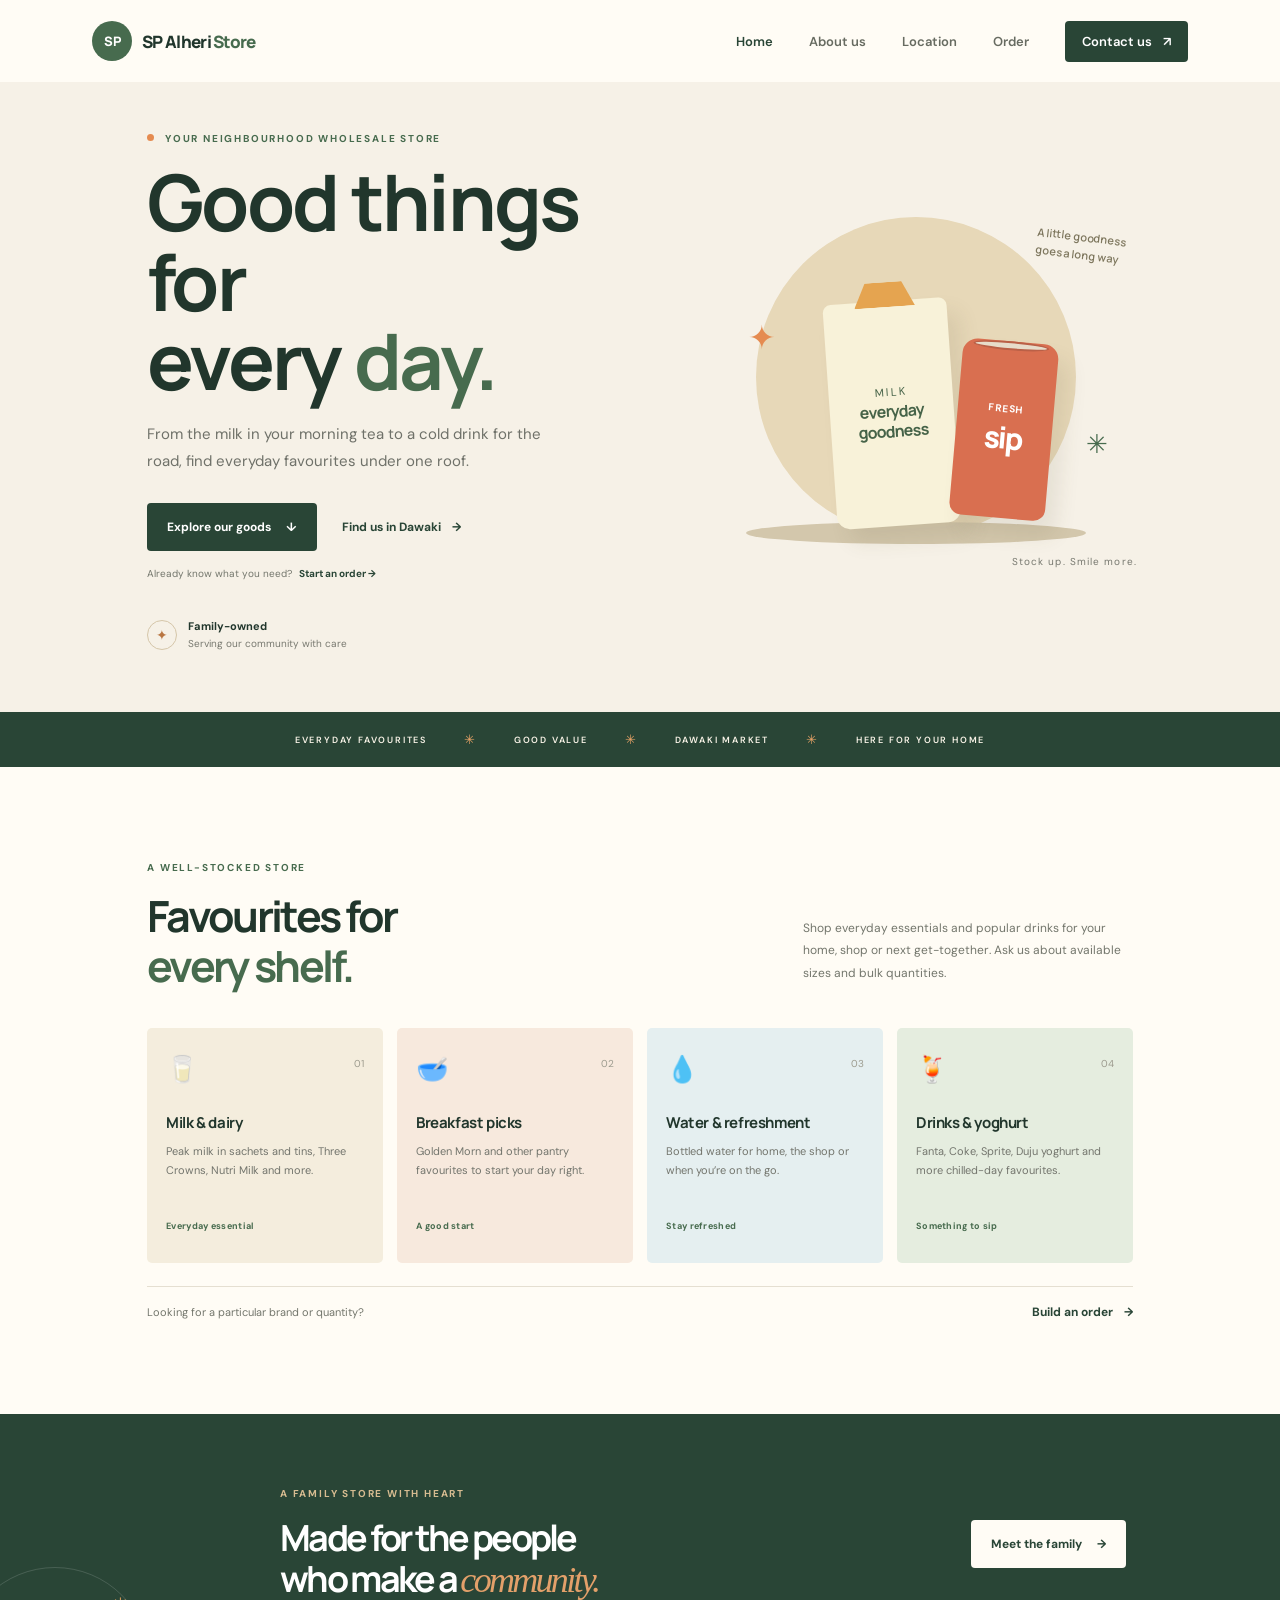
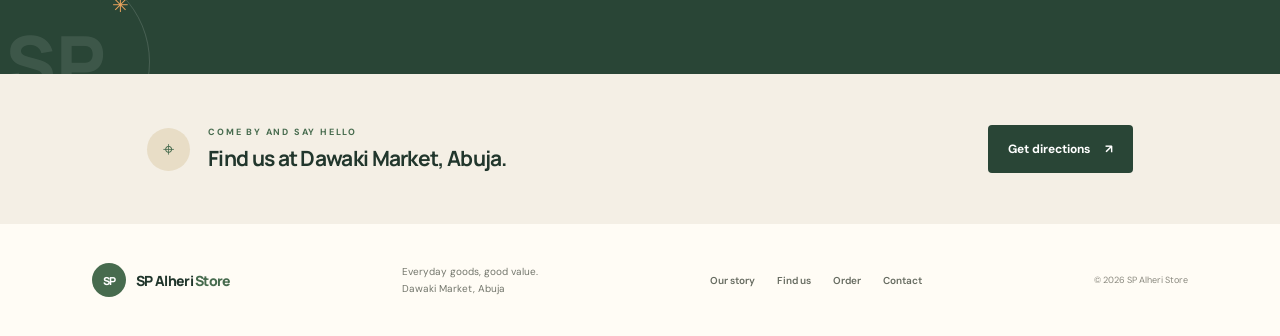
<file: index.html>
<!doctype html>
<html lang="en">
<head>
  <meta charset="utf-8">
  <meta name="viewport" content="width=device-width, initial-scale=1">
  <meta name="theme-color" content="#f6f1e7">
  <meta name="description" content="Shop milk, drinks, yoghurt and everyday essentials at SP Alheri Store in Dawaki Market, Abuja.">
  <title>SP Alheri Store | Everyday goods, good value</title>
  <link rel="preconnect" href="https://fonts.googleapis.com">
  <link rel="preconnect" href="https://fonts.gstatic.com" crossorigin>
  <link href="https://fonts.googleapis.com/css2?family=DM+Sans:wght@400;500;600;700&family=Manrope:wght@400;500;600;700;800&display=swap" rel="stylesheet">
  <link rel="stylesheet" href="styles.css">
  <script src="script.js" defer></script>
</head>
<body>
  <header class="site-header">
    <a class="brand" href="index.html" aria-label="SP Alheri Store home">
      <span class="brand-mark">SP</span>
      <span class="brand-name">SP Alheri <span>Store</span></span>
    </a>
    <button class="menu-toggle" type="button" aria-expanded="false" aria-controls="primary-nav">Menu</button>
    <nav class="site-nav" id="primary-nav" aria-label="Main navigation">
      <a class="active" href="index.html">Home</a>
      <a href="about.html">About us</a>
      <a href="location.html">Location</a>
      <a href="order.html">Order</a>
      <a class="nav-contact" href="contact.html">Contact us <span aria-hidden="true">↗</span></a>
    </nav>
  </header>

  <main>
    <section class="hero">
      <div class="hero-copy">
        <p class="eyebrow"><span class="eyebrow-dot"></span> Your neighbourhood wholesale store</p>
        <h1>Good things for<br>every <span>day.</span></h1>
        <p class="hero-intro">From the milk in your morning tea to a cold drink for the road, find everyday favourites under one roof.</p>
        <div class="hero-actions">
          <a class="button button-dark" href="#products">Explore our goods <span aria-hidden="true">↓</span></a>
          <a class="text-link" href="location.html">Find us in Dawaki <span aria-hidden="true">→</span></a>
        </div>
        <a class="order-prompt" href="order.html">Already know what you need? <strong>Start an order →</strong></a>
        <div class="hero-proof">
          <span class="proof-icon" aria-hidden="true">✦</span>
          <p><strong>Family-owned</strong><br>Serving our community with care</p>
        </div>
      </div>
      <div class="hero-art" aria-label="Illustration of milk and drinks">
        <div class="sun-disc"></div>
        <div class="art-label">A little goodness<br>goes a long way</div>
        <div class="product-illustration milk-carton"><span class="carton-top"></span><span class="carton-label">MILK<br><b>everyday<br>goodness</b></span></div>
        <div class="product-illustration drink-can"><span class="can-top"></span><span class="can-label">FRESH<br><b>sip</b></span></div>
        <div class="fruit fruit-one">✦</div>
        <div class="fruit fruit-two">✳</div>
        <div class="ground-shadow"></div>
        <span class="art-caption">Stock up. Smile more.</span>
      </div>
    </section>

    <section class="ticker" aria-label="Store highlights">
      <span>EVERYDAY FAVOURITES</span><i>✳</i><span>GOOD VALUE</span><i>✳</i><span>DAWAKI MARKET</span><i>✳</i><span>HERE FOR YOUR HOME</span>
    </section>

    <section class="section products-section" id="products">
      <div class="section-heading">
        <div>
          <p class="eyebrow">A well-stocked store</p>
          <h2>Favourites for<br><span>every shelf.</span></h2>
        </div>
        <p class="section-note">Shop everyday essentials and popular drinks for your home, shop or next get-together. Ask us about available sizes and bulk quantities.</p>
      </div>
      <div class="product-grid">
        <article class="product-card card-cream">
          <span class="product-icon" aria-hidden="true">🥛</span><span class="product-number">01</span>
          <h3>Milk &amp; dairy</h3><p>Peak milk in sachets and tins, Three Crowns, Nutri Milk and more.</p>
          <span class="product-tag">Everyday essential</span>
        </article>
        <article class="product-card card-peach">
          <span class="product-icon" aria-hidden="true">🥣</span><span class="product-number">02</span>
          <h3>Breakfast picks</h3><p>Golden Morn and other pantry favourites to start your day right.</p>
          <span class="product-tag">A good start</span>
        </article>
        <article class="product-card card-blue">
          <span class="product-icon" aria-hidden="true">💧</span><span class="product-number">03</span>
          <h3>Water &amp; refreshment</h3><p>Bottled water for home, the shop or when you’re on the go.</p>
          <span class="product-tag">Stay refreshed</span>
        </article>
        <article class="product-card card-green">
          <span class="product-icon" aria-hidden="true">🍹</span><span class="product-number">04</span>
          <h3>Drinks &amp; yoghurt</h3><p>Fanta, Coke, Sprite, Duju yoghurt and more chilled-day favourites.</p>
          <span class="product-tag">Something to sip</span>
        </article>
      </div>
      <div class="products-cta"><p>Looking for a particular brand or quantity?</p><a class="text-link" href="order.html">Build an order <span aria-hidden="true">→</span></a></div>
    </section>

    <section class="story-band">
      <div class="story-mark" aria-hidden="true">SP<span>✳</span></div>
      <div class="story-copy">
        <p class="eyebrow">A family store with heart</p>
        <h2>Made for the people<br>who make a <em>community.</em></h2>
      </div>
      <a class="button button-light" href="about.html">Meet the family <span aria-hidden="true">→</span></a>
    </section>

    <section class="visit-strip">
      <div class="visit-icon" aria-hidden="true">⌖</div>
      <div><p class="eyebrow">Come by and say hello</p><h2>Find us at Dawaki Market, Abuja.</h2></div>
      <a class="button button-dark" href="location.html">Get directions <span aria-hidden="true">↗</span></a>
    </section>
  </main>

  <footer class="site-footer">
    <a class="brand footer-brand" href="index.html"><span class="brand-mark">SP</span><span class="brand-name">SP Alheri <span>Store</span></span></a>
    <p>Everyday goods, good value.<br>Dawaki Market, Abuja</p>
    <div class="footer-links"><a href="about.html">Our story</a><a href="location.html">Find us</a><a href="order.html">Order</a><a href="contact.html">Contact</a></div>
    <small>© <span data-year></span> SP Alheri Store</small>
  </footer>
</body>
</html>
</file>
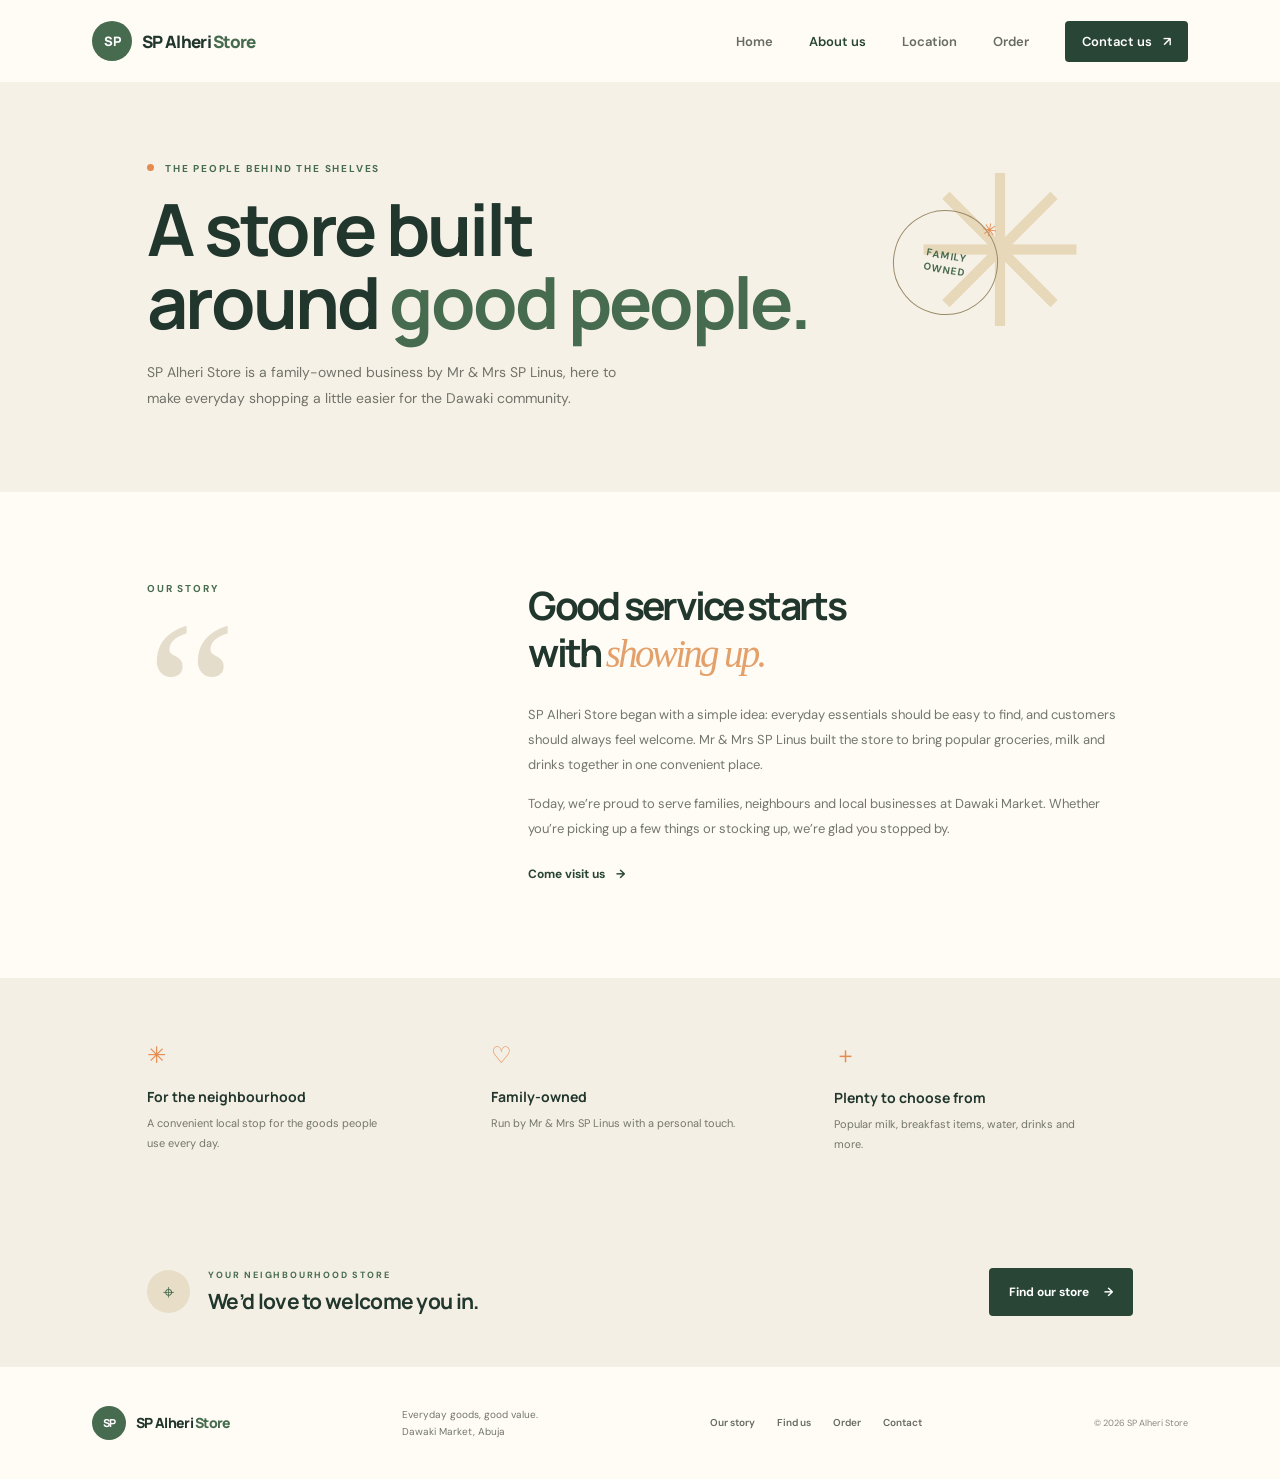
<file: about.html>
<!doctype html>
<html lang="en">
<head>
  <meta charset="utf-8">
  <meta name="viewport" content="width=device-width, initial-scale=1">
  <meta name="theme-color" content="#f6f1e7">
  <meta name="description" content="Meet Mr and Mrs SP Linus and learn about the family behind SP Alheri Store.">
  <title>Our story | SP Alheri Store</title>
  <link rel="preconnect" href="https://fonts.googleapis.com">
  <link rel="preconnect" href="https://fonts.gstatic.com" crossorigin>
  <link href="https://fonts.googleapis.com/css2?family=DM+Sans:wght@400;500;600;700&family=Manrope:wght@400;500;600;700;800&display=swap" rel="stylesheet">
  <link rel="stylesheet" href="styles.css">
  <script src="script.js" defer></script>
</head>
<body>
  <header class="site-header">
    <a class="brand" href="index.html" aria-label="SP Alheri Store home"><span class="brand-mark">SP</span><span class="brand-name">SP Alheri <span>Store</span></span></a>
    <button class="menu-toggle" type="button" aria-expanded="false" aria-controls="primary-nav">Menu</button>
    <nav class="site-nav" id="primary-nav" aria-label="Main navigation">
      <a href="index.html">Home</a><a class="active" href="about.html">About us</a><a href="location.html">Location</a><a href="order.html">Order</a><a class="nav-contact" href="contact.html">Contact us <span aria-hidden="true">↗</span></a>
    </nav>
  </header>
  <main>
    <section class="page-hero about-hero">
      <p class="eyebrow"><span class="eyebrow-dot"></span> The people behind the shelves</p>
      <h1>A store built<br>around <span>good people.</span></h1>
      <p>SP Alheri Store is a family-owned business by Mr &amp; Mrs SP Linus, here to make everyday shopping a little easier for the Dawaki community.</p>
      <div class="about-stamp" aria-hidden="true"><span>FAMILY<br>OWNED</span><b>✳</b></div>
    </section>
    <section class="section story-detail">
      <div class="story-detail-aside"><p class="eyebrow">Our story</p><span class="big-quote" aria-hidden="true">“</span></div>
      <div class="story-detail-copy">
        <h2>Good service starts<br>with <em>showing up.</em></h2>
        <p>SP Alheri Store began with a simple idea: everyday essentials should be easy to find, and customers should always feel welcome. Mr &amp; Mrs SP Linus built the store to bring popular groceries, milk and drinks together in one convenient place.</p>
        <p>Today, we’re proud to serve families, neighbours and local businesses at Dawaki Market. Whether you’re picking up a few things or stocking up, we’re glad you stopped by.</p>
        <a class="text-link" href="location.html">Come visit us <span aria-hidden="true">→</span></a>
      </div>
    </section>
    <section class="values-band">
      <div><span class="value-symbol" aria-hidden="true">✳</span><h3>For the neighbourhood</h3><p>A convenient local stop for the goods people use every day.</p></div>
      <div><span class="value-symbol" aria-hidden="true">♡</span><h3>Family-owned</h3><p>Run by Mr &amp; Mrs SP Linus with a personal touch.</p></div>
      <div><span class="value-symbol" aria-hidden="true">＋</span><h3>Plenty to choose from</h3><p>Popular milk, breakfast items, water, drinks and more.</p></div>
    </section>
    <section class="visit-strip">
      <div class="visit-icon" aria-hidden="true">⌖</div><div><p class="eyebrow">Your neighbourhood store</p><h2>We’d love to welcome you in.</h2></div><a class="button button-dark" href="location.html">Find our store <span aria-hidden="true">→</span></a>
    </section>
  </main>
  <footer class="site-footer">
    <a class="brand footer-brand" href="index.html"><span class="brand-mark">SP</span><span class="brand-name">SP Alheri <span>Store</span></span></a><p>Everyday goods, good value.<br>Dawaki Market, Abuja</p>
    <div class="footer-links"><a href="about.html">Our story</a><a href="location.html">Find us</a><a href="order.html">Order</a><a href="contact.html">Contact</a></div><small>© <span data-year></span> SP Alheri Store</small>
  </footer>
</body>
</html>
</file>
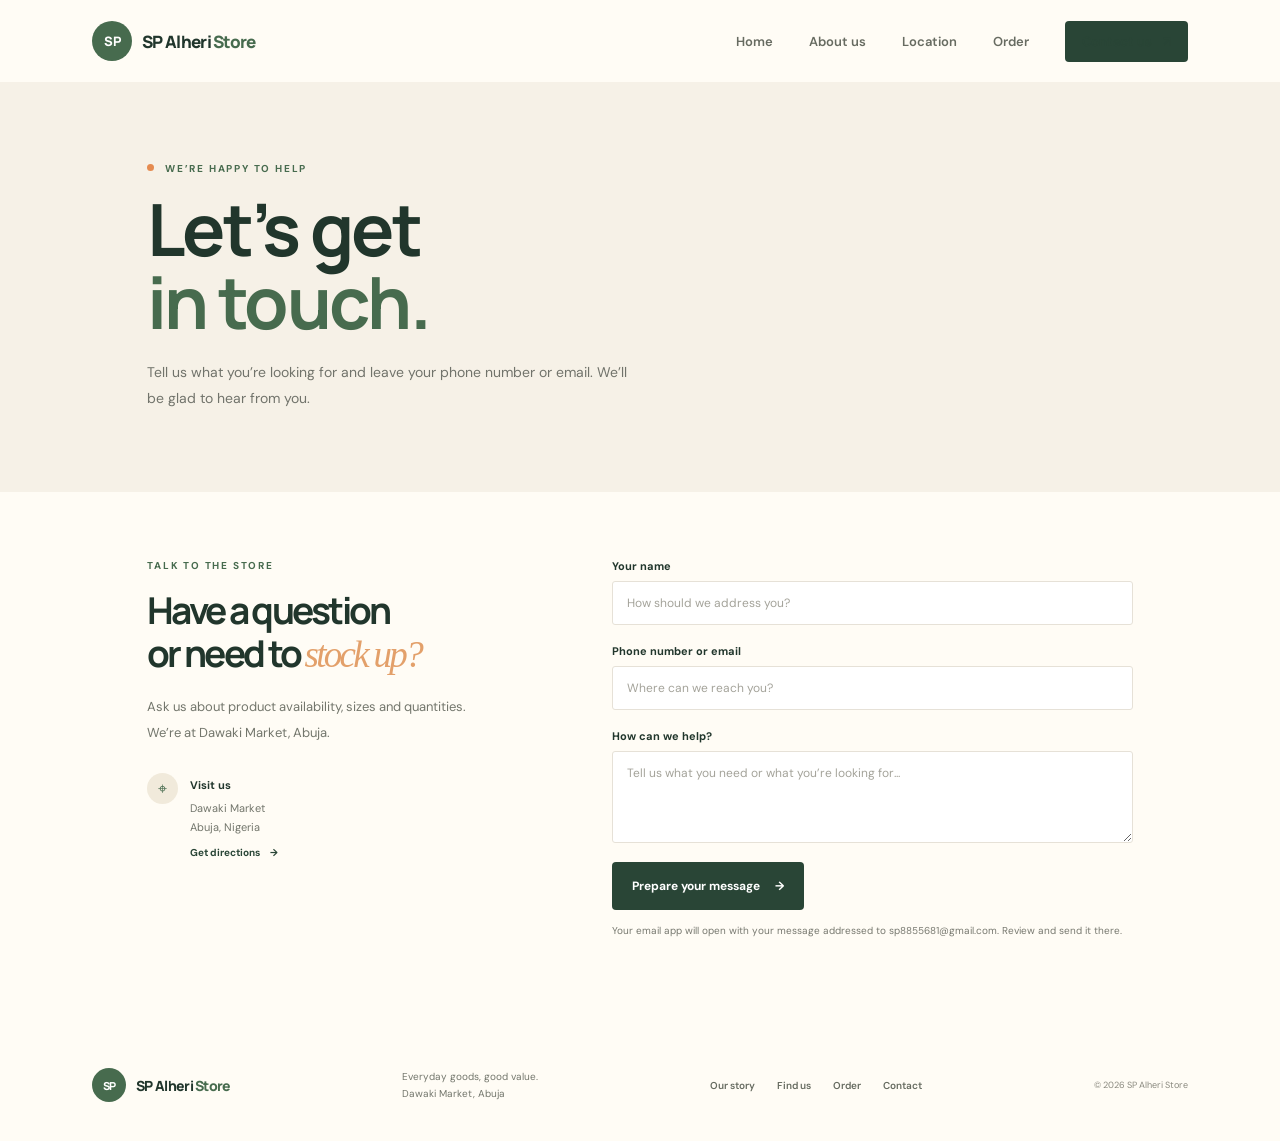
<file: contact.html>
<!doctype html>
<html lang="en">
<head>
  <meta charset="utf-8">
  <meta name="viewport" content="width=device-width, initial-scale=1">
  <meta name="theme-color" content="#f6f1e7">
  <meta name="description" content="Contact SP Alheri Store with your phone number or email and tell us what you need.">
  <title>Contact us | SP Alheri Store</title>
  <link rel="preconnect" href="https://fonts.googleapis.com">
  <link rel="preconnect" href="https://fonts.gstatic.com" crossorigin>
  <link href="https://fonts.googleapis.com/css2?family=DM+Sans:wght@400;500;600;700&family=Manrope:wght@400;500;600;700;800&display=swap" rel="stylesheet">
  <link rel="stylesheet" href="styles.css">
  <script src="script.js" defer></script>
</head>
<body>
  <header class="site-header">
    <a class="brand" href="index.html" aria-label="SP Alheri Store home"><span class="brand-mark">SP</span><span class="brand-name">SP Alheri <span>Store</span></span></a>
    <button class="menu-toggle" type="button" aria-expanded="false" aria-controls="primary-nav">Menu</button>
    <nav class="site-nav" id="primary-nav" aria-label="Main navigation">
      <a href="index.html">Home</a><a href="about.html">About us</a><a href="location.html">Location</a><a href="order.html">Order</a><a class="nav-contact active" href="contact.html">Contact us <span aria-hidden="true">↗</span></a>
    </nav>
  </header>
  <main>
    <section class="page-hero contact-hero">
      <p class="eyebrow"><span class="eyebrow-dot"></span> We’re happy to help</p>
      <h1>Let’s get<br><span>in touch.</span></h1>
      <p>Tell us what you’re looking for and leave your phone number or email. We’ll be glad to hear from you.</p>
    </section>
    <section class="contact-layout section">
      <div class="contact-aside">
        <p class="eyebrow">Talk to the store</p><h2>Have a question<br>or need to <em>stock up?</em></h2>
        <p>Ask us about product availability, sizes and quantities. We’re at Dawaki Market, Abuja.</p>
        <div class="contact-address"><span class="info-icon" aria-hidden="true">⌖</span><div><strong>Visit us</strong><p>Dawaki Market<br>Abuja, Nigeria</p><a class="text-link" href="location.html">Get directions <span aria-hidden="true">→</span></a></div></div>
      </div>
      <form class="contact-form" data-contact-form>
        <label for="customer-name">Your name</label>
        <input id="customer-name" name="name" type="text" autocomplete="name" placeholder="How should we address you?" required>
        <label for="customer-contact">Phone number or email</label>
        <input id="customer-contact" name="replyTo" type="text" autocomplete="email" placeholder="Where can we reach you?" required>
        <label for="customer-message">How can we help?</label>
        <textarea id="customer-message" name="message" rows="4" placeholder="Tell us what you need or what you’re looking for..." required></textarea>
        <button class="button button-dark form-submit" type="submit">Prepare your message <span aria-hidden="true">→</span></button>
        <p class="form-note" data-form-note role="status">Your email app will open with your message addressed to sp8855681@gmail.com. Review and send it there.</p>
      </form>
    </section>
  </main>
  <footer class="site-footer">
    <a class="brand footer-brand" href="index.html"><span class="brand-mark">SP</span><span class="brand-name">SP Alheri <span>Store</span></span></a><p>Everyday goods, good value.<br>Dawaki Market, Abuja</p>
    <div class="footer-links"><a href="about.html">Our story</a><a href="location.html">Find us</a><a href="order.html">Order</a><a href="contact.html">Contact</a></div><small>© <span data-year></span> SP Alheri Store</small>
  </footer>
</body>
</html>
</file>
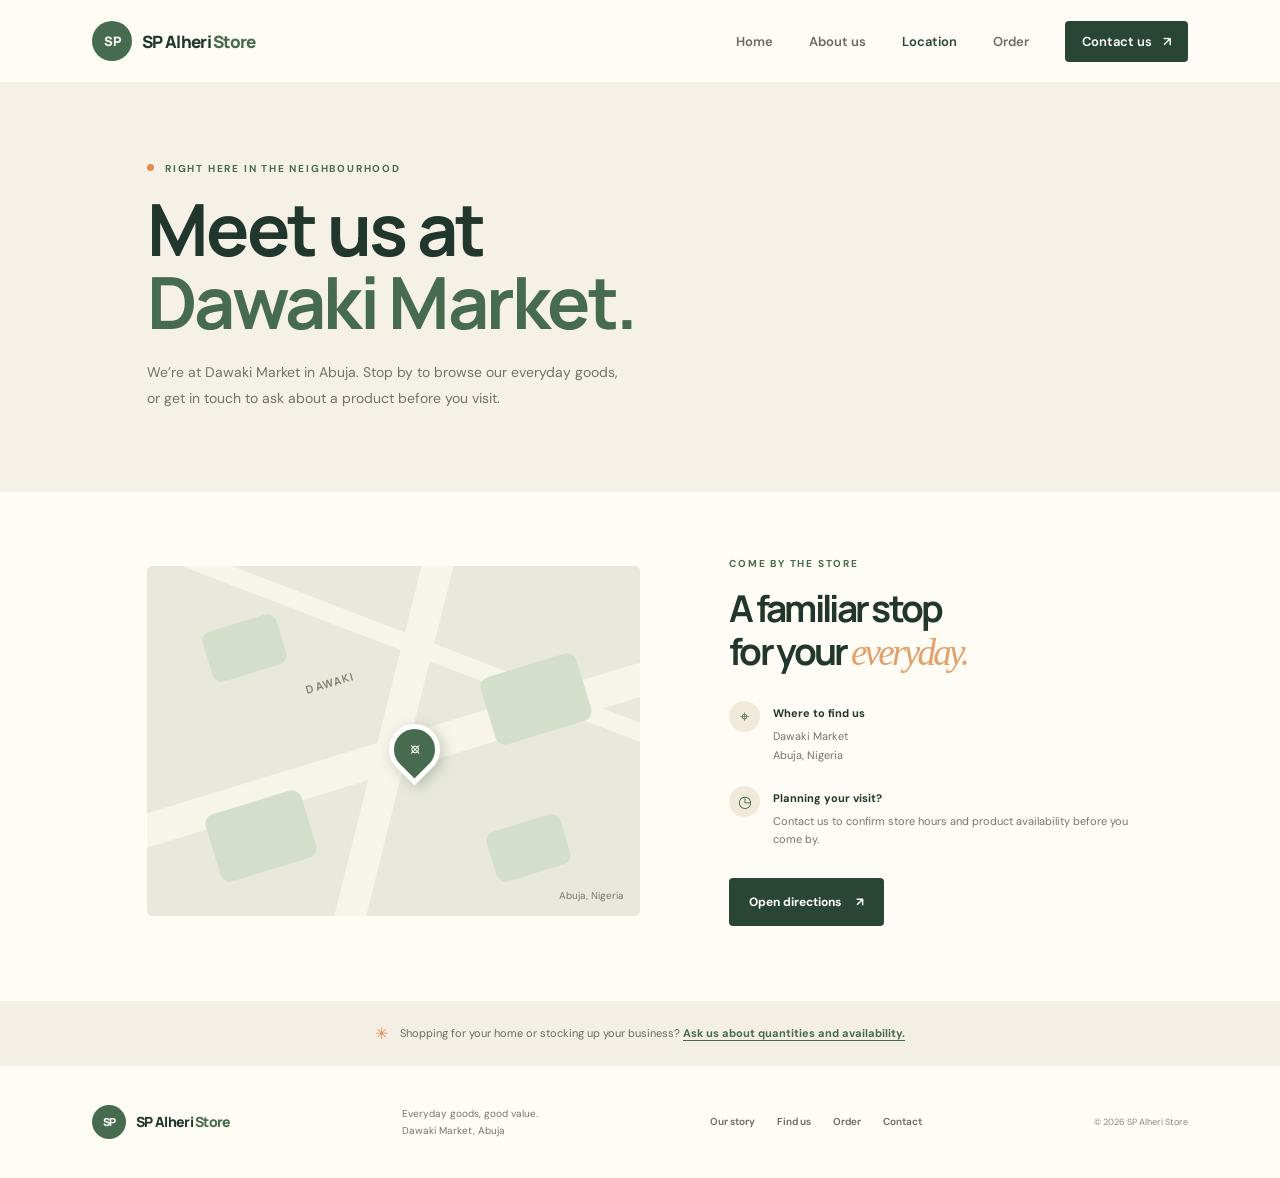
<file: location.html>
<!doctype html>
<html lang="en">
<head>
  <meta charset="utf-8">
  <meta name="viewport" content="width=device-width, initial-scale=1">
  <meta name="theme-color" content="#f6f1e7">
  <meta name="description" content="Visit SP Alheri Store at Dawaki Market in Abuja.">
  <title>Location | SP Alheri Store</title>
  <link rel="preconnect" href="https://fonts.googleapis.com">
  <link rel="preconnect" href="https://fonts.gstatic.com" crossorigin>
  <link href="https://fonts.googleapis.com/css2?family=DM+Sans:wght@400;500;600;700&family=Manrope:wght@400;500;600;700;800&display=swap" rel="stylesheet">
  <link rel="stylesheet" href="styles.css">
  <script src="script.js" defer></script>
</head>
<body>
  <header class="site-header">
    <a class="brand" href="index.html" aria-label="SP Alheri Store home"><span class="brand-mark">SP</span><span class="brand-name">SP Alheri <span>Store</span></span></a>
    <button class="menu-toggle" type="button" aria-expanded="false" aria-controls="primary-nav">Menu</button>
    <nav class="site-nav" id="primary-nav" aria-label="Main navigation">
      <a href="index.html">Home</a><a href="about.html">About us</a><a class="active" href="location.html">Location</a><a href="order.html">Order</a><a class="nav-contact" href="contact.html">Contact us <span aria-hidden="true">↗</span></a>
    </nav>
  </header>
  <main>
    <section class="page-hero location-hero">
      <p class="eyebrow"><span class="eyebrow-dot"></span> Right here in the neighbourhood</p>
      <h1>Meet us at<br><span>Dawaki Market.</span></h1>
      <p>We’re at Dawaki Market in Abuja. Stop by to browse our everyday goods, or get in touch to ask about a product before you visit.</p>
    </section>
    <section class="location-content section">
      <div class="map-card" role="img" aria-label="Illustrated map marker for Dawaki Market, Abuja">
        <div class="map-road road-one"></div><div class="map-road road-two"></div><div class="map-road road-three"></div>
        <div class="map-block block-one"></div><div class="map-block block-two"></div><div class="map-block block-three"></div><div class="map-block block-four"></div>
        <span class="map-label">DAWAKI</span><span class="map-pin" aria-hidden="true">⌖</span>
        <span class="map-caption">Abuja, Nigeria</span>
      </div>
      <div class="location-info">
        <p class="eyebrow">Come by the store</p><h2>A familiar stop<br>for your <em>everyday.</em></h2>
        <div class="info-row"><span class="info-icon" aria-hidden="true">⌖</span><div><strong>Where to find us</strong><p>Dawaki Market<br>Abuja, Nigeria</p></div></div>
        <div class="info-row"><span class="info-icon" aria-hidden="true">◷</span><div><strong>Planning your visit?</strong><p>Contact us to confirm store hours and product availability before you come by.</p></div></div>
        <a class="button button-dark" href="https://www.google.com/maps/search/?api=1&query=Dawaki+Market%2C+Abuja" target="_blank" rel="noopener noreferrer">Open directions <span aria-hidden="true">↗</span></a>
      </div>
    </section>
    <section class="location-note"><span aria-hidden="true">✳</span><p>Shopping for your home or stocking up your business? <a href="contact.html">Ask us about quantities and availability.</a></p></section>
  </main>
  <footer class="site-footer">
    <a class="brand footer-brand" href="index.html"><span class="brand-mark">SP</span><span class="brand-name">SP Alheri <span>Store</span></span></a><p>Everyday goods, good value.<br>Dawaki Market, Abuja</p>
    <div class="footer-links"><a href="about.html">Our story</a><a href="location.html">Find us</a><a href="order.html">Order</a><a href="contact.html">Contact</a></div><small>© <span data-year></span> SP Alheri Store</small>
  </footer>
</body>
</html>
</file>
<file: styles.css>
:root {
  color-scheme: light;
  --ink: #21362c;
  --green: #476b4e;
  --green-dark: #294536;
  --cream: #f6f1e7;
  --paper: #fffcf5;
  --orange: #e58b50;
  --muted: #73766c;
  --line: #e5dfd1;
  font-family: "DM Sans", sans-serif;
  font-synthesis: none;
  text-rendering: optimizeLegibility;
}

* { box-sizing: border-box; }
html { scroll-behavior: smooth; }
body { margin: 0; background: var(--paper); color: var(--ink); }
a { color: inherit; text-decoration: none; }
button, input, textarea { font: inherit; }
.site-header { height: 82px; padding: 0 7.2%; display: flex; align-items: center; justify-content: space-between; background: var(--paper); }
.brand { display: inline-flex; align-items: center; gap: 10px; }
.brand-mark { width: 40px; height: 40px; display: grid; place-items: center; background: var(--green); color: white; border-radius: 50%; font: 800 13px "Manrope", sans-serif; letter-spacing: -.5px; }
.brand-name { font: 800 17px "Manrope", sans-serif; letter-spacing: -.7px; }
.brand-name > span { color: var(--green); }
.site-nav { display: flex; align-items: center; gap: 36px; font-size: 13px; font-weight: 600; color: #676b61; }
.site-nav a { transition: color .2s ease; }
.site-nav a:hover, .site-nav a.active { color: var(--green-dark); }
.site-nav .nav-contact { padding: 12px 17px; color: white; border-radius: 4px; background: var(--green-dark); }
.nav-contact span { margin-left: 8px; }
.menu-toggle { display: none; }
.hero { min-height: 530px; padding: 50px 10% 55px 11.5%; display: grid; grid-template-columns: 1fr 1fr; align-items: center; gap: 6%; background: var(--cream); overflow: hidden; }
.hero-copy { position: relative; z-index: 1; padding-bottom: 5px; }
.eyebrow { margin: 0 0 17px; color: var(--green); text-transform: uppercase; letter-spacing: 1.8px; font-size: 10px; font-weight: 700; }
.eyebrow-dot { width: 7px; height: 7px; margin-right: 7px; display: inline-block; vertical-align: 1px; border-radius: 50%; background: var(--orange); }
h1, h2, h3, p { margin-top: 0; }
h1, h2 { font-family: "Manrope", sans-serif; letter-spacing: -2.7px; }
.hero h1, .page-hero h1 { margin: 0 0 20px; font-size: clamp(52px, 6.1vw, 78px); font-weight: 700; line-height: 1.02; }
.hero h1 span, .page-hero h1 span { color: var(--green); }
.hero-intro { max-width: 415px; margin-bottom: 27px; color: #6f7169; font-size: 15px; line-height: 1.85; }
.hero-actions { display: flex; align-items: center; gap: 25px; }
.button { min-height: 48px; display: inline-flex; align-items: center; justify-content: center; gap: 15px; padding: 0 20px; border: 0; border-radius: 4px; font-size: 12px; font-weight: 700; cursor: pointer; transition: transform .2s ease, background .2s ease; }
.button:hover { transform: translateY(-2px); }
.button-dark { color: white; background: var(--green-dark); }
.button-dark:hover { background: var(--green); }
.button-light { color: var(--green-dark); background: var(--paper); }
.text-link { color: var(--green-dark); font-size: 12px; font-weight: 700; }
.text-link span { margin-left: 8px; }
.hero-proof { display: flex; align-items: center; gap: 11px; margin-top: 35px; }
.proof-icon { width: 30px; height: 30px; display: grid; place-items: center; color: #b97642; border: 1px solid #d5c6a9; border-radius: 50%; font-size: 14px; }
.hero-proof p { margin: 0; color: #77786f; font-size: 10px; line-height: 1.65; }
.hero-proof strong { color: var(--ink); font-size: 11px; }
.hero-art { position: relative; height: 410px; max-width: 450px; width: 100%; justify-self: center; }
.sun-disc { position: absolute; width: 320px; height: 320px; top: 27px; left: 50%; transform: translateX(-50%); border-radius: 50%; background: #e7d8b8; }
.ground-shadow { position: absolute; width: 340px; height: 22px; bottom: 56px; left: 50%; transform: translateX(-50%); border-radius: 50%; background: #d3c7ac; }
.product-illustration { position: absolute; bottom: 74px; z-index: 1; display: flex; flex-direction: column; align-items: center; justify-content: center; box-shadow: 12px 15px 20px #55512e1a; }
.milk-carton { width: 124px; height: 225px; left: calc(50% - 86px); border-radius: 8px 8px 13px 13px; transform: rotate(-4deg); background: #f8f2d9; }
.carton-top { position: absolute; top: -19px; width: 61px; height: 25px; background: #e5a450; clip-path: polygon(20% 0, 80% 0, 100% 100%, 0 100%); }
.carton-label { display: block; color: #466348; text-align: center; font-size: 11px; letter-spacing: 2px; line-height: 1.8; }
.carton-label b { font: 700 16px "Manrope", sans-serif; letter-spacing: -1px; line-height: 1.1; }
.drink-can { width: 96px; height: 177px; right: calc(50% - 136px); bottom: 82px; border-radius: 15px 15px 12px 12px; transform: rotate(5deg); color: white; background: #d96f50; }
.can-top { position: absolute; top: 0; width: 76px; height: 9px; border-radius: 50%; background: #e7dcca; border: 2px solid #ba6047; }
.can-label { text-align: center; font-size: 10px; font-weight: 700; letter-spacing: 1px; line-height: 1.6; }
.can-label b { font: 800 30px "Manrope", sans-serif; letter-spacing: -2px; }
.art-label { position: absolute; top: 38px; right: 15px; color: #7d765d; font: 600 11px/1.6 "Manrope", sans-serif; transform: rotate(7deg); }
.art-caption { position: absolute; right: 4px; bottom: 32px; color: #77786f; font-size: 10px; letter-spacing: 1.1px; }
.fruit { position: absolute; z-index: 2; color: var(--orange); }
.fruit-one { top: 126px; left: 57px; font-size: 33px; }
.fruit-two { top: 237px; right: 33px; color: var(--green); font-size: 26px; }
.ticker { min-height: 55px; display: flex; align-items: center; justify-content: center; gap: 37px; background: var(--green-dark); color: #f8f3e7; font-size: 9px; font-weight: 600; letter-spacing: 1.8px; }
.ticker i { color: #e6a266; font-size: 13px; font-style: normal; }
.section { padding: 94px 11.5%; }
.section-heading { display: flex; align-items: end; justify-content: space-between; gap: 40px; margin-bottom: 38px; }
.section-heading h2, .story-copy h2, .story-detail-copy h2, .location-info h2, .contact-aside h2 { margin: 0; font-size: 43px; line-height: 1.15; }
.section-heading h2 span { color: var(--green); }
.section-note { width: 330px; margin: 0 0 5px; color: var(--muted); font-size: 12px; line-height: 1.9; }
.product-grid { display: grid; grid-template-columns: repeat(4, 1fr); gap: 14px; }
.product-card { min-height: 235px; position: relative; padding: 24px 19px 19px; border-radius: 5px; }
.card-cream { background: #f4eddd; }.card-peach { background: #f7e9dd; }.card-blue { background: #e5eff0; }.card-green { background: #e5eddf; }
.product-icon { font-size: 26px; }
.product-number { position: absolute; top: 29px; right: 19px; color: #9c9b8e; font-size: 10px; }
.product-card h3 { margin: 26px 0 9px; font: 700 15px "Manrope", sans-serif; letter-spacing: -.4px; }
.product-card p { min-height: 54px; margin-bottom: 17px; color: #73756d; font-size: 11px; line-height: 1.7; }
.product-tag { display: inline-block; color: var(--green); font-size: 9px; font-weight: 700; letter-spacing: .3px; }
.products-cta { display: flex; justify-content: space-between; align-items: center; margin-top: 23px; padding-top: 17px; border-top: 1px solid var(--line); }
.products-cta p { margin: 0; color: var(--muted); font-size: 11px; }
.story-band { min-height: 260px; position: relative; display: flex; align-items: center; justify-content: space-between; gap: 30px; padding: 48px 12%; overflow: hidden; background: var(--green-dark); color: white; }
.story-mark { width: 190px; height: 190px; position: absolute; left: -40px; bottom: -83px; display: grid; place-items: center; border: 1px solid #ffffff25; border-radius: 50%; color: #ffffff19; font: 800 76px "Manrope", sans-serif; }
.story-mark span { position: absolute; top: 23px; right: 20px; color: #e7a25d; font-size: 20px; }
.story-copy { position: relative; margin-left: 13%; }
.story-copy .eyebrow { color: #d7bc91; }
.story-copy h2 { color: white; font-size: 36px; }
.story-copy h2 em, .story-detail-copy h2 em, .location-info h2 em, .contact-aside h2 em { color: #e3a06a; font-family: Georgia, serif; font-weight: 400; }
.visit-strip { min-height: 150px; padding: 35px 11.5%; display: flex; align-items: center; gap: 18px; background: #f4efe5; }
.visit-icon { width: 43px; height: 43px; display: grid; place-items: center; flex: 0 0 auto; border-radius: 50%; background: #e8ddc6; color: var(--green); font-size: 20px; }
.visit-strip > div:nth-child(2) { flex: 1; }
.visit-strip .eyebrow { margin-bottom: 6px; font-size: 9px; }
.visit-strip h2 { margin: 0; font-size: 21px; letter-spacing: -.7px; }
.site-footer { min-height: 112px; padding: 23px 7.2%; display: flex; align-items: center; justify-content: space-between; gap: 24px; }
.footer-brand .brand-mark { width: 34px; height: 34px; font-size: 11px; }
.footer-brand .brand-name { font-size: 14px; }
.site-footer > p { margin: 0; color: var(--muted); font-size: 10px; line-height: 1.7; }
.footer-links { display: flex; gap: 22px; color: #666b60; font-size: 10px; font-weight: 600; }
.site-footer small { color: #89887e; font-size: 9px; }
.page-hero { position: relative; min-height: 390px; padding: 80px 11.5%; overflow: hidden; background: var(--cream); }
.page-hero > p:last-of-type { max-width: 480px; margin: 0; color: #71736b; font-size: 14px; line-height: 1.9; }
.page-hero h1 { font-size: clamp(52px, 6vw, 72px); }
.about-hero::after { content: "✳"; position: absolute; right: 15%; top: 68px; color: #e8d8ba; font-size: 210px; line-height: 1; }
.about-stamp { width: 105px; height: 105px; position: absolute; z-index: 1; top: 128px; right: 22%; display: grid; place-items: center; border: 1px solid #9a8b69; border-radius: 50%; color: var(--green); text-align: center; transform: rotate(10deg); }
.about-stamp span { font-size: 10px; font-weight: 700; letter-spacing: 1px; line-height: 1.4; }
.about-stamp b { position: absolute; right: 6px; top: 0; color: var(--orange); font-size: 18px; }
.story-detail { display: grid; grid-template-columns: 1fr 2fr; gap: 8%; padding-top: 90px; padding-bottom: 95px; }
.story-detail-aside { position: relative; }
.big-quote { color: #e5ddcb; font: 200px/.8 Georgia, serif; }
.story-detail-copy { max-width: 620px; }
.story-detail-copy h2 { margin-bottom: 24px; font-size: 39px; line-height: 1.2; }
.story-detail-copy p, .contact-aside > p:last-of-type { color: var(--muted); font-size: 13px; line-height: 1.95; }
.story-detail-copy .text-link { display: inline-block; margin-top: 12px; }
.values-band { display: grid; grid-template-columns: repeat(3, 1fr); gap: 45px; padding: 62px 11.5%; background: #f4efe5; }
.values-band > div { max-width: 250px; }
.value-symbol { color: var(--orange); font-size: 23px; }
.values-band h3 { margin: 17px 0 8px; font: 700 14px "Manrope", sans-serif; }
.values-band p { margin: 0; color: var(--muted); font-size: 11px; line-height: 1.8; }
.location-hero { min-height: 345px; }
.location-content { display: grid; grid-template-columns: 1.1fr .9fr; gap: 9%; align-items: center; padding-top: 65px; padding-bottom: 75px; }
.map-card { height: 350px; position: relative; overflow: hidden; border-radius: 5px; background: #e8e9dc; }
.map-road { position: absolute; background: #f7f4e9; }
.road-one { width: 130%; height: 33px; top: 47%; left: -10%; transform: rotate(-17deg); }
.road-two { width: 31px; height: 130%; top: -10%; left: 46%; transform: rotate(14deg); }
.road-three { width: 110%; height: 18px; top: 18%; left: -5%; transform: rotate(21deg); }
.map-block { position: absolute; width: 77px; height: 52px; border-radius: 10px; background: #d4dfcb; transform: rotate(-17deg); }
.block-one { top: 16%; left: 12%; }.block-two { top: 28%; right: 11%; width: 100px; height: 70px; }.block-three { bottom: 13%; left: 13%; width: 100px; height: 70px; }.block-four { right: 15%; bottom: 12%; }
.map-label { position: absolute; top: 31%; left: 32%; color: #828576; font: 700 11px "Manrope", sans-serif; letter-spacing: 1.6px; transform: rotate(-17deg); }
.map-pin { width: 51px; height: 51px; position: absolute; z-index: 2; top: 45%; left: 49%; display: grid; place-items: center; border: 5px solid white; border-radius: 50% 50% 50% 0; background: var(--green); color: white; font-size: 22px; transform: rotate(-45deg); box-shadow: 0 5px 13px #344c3440; }
.map-pin::first-letter { transform: rotate(45deg); }
.map-caption { position: absolute; right: 16px; bottom: 14px; color: #77786f; font-size: 10px; }
.location-info h2, .contact-aside h2 { margin-bottom: 27px; font-size: 37px; }
.info-row { display: flex; gap: 13px; margin: 21px 0; }
.info-icon { width: 31px; height: 31px; flex: 0 0 auto; display: grid; place-items: center; border-radius: 50%; background: #f1eadb; color: var(--green); font-size: 16px; }
.info-row strong, .contact-address strong { font-size: 11px; }
.info-row p, .contact-address p { margin: 5px 0 0; color: var(--muted); font-size: 11px; line-height: 1.7; }
.location-info > .button { margin-top: 8px; }
.location-note { display: flex; align-items: center; justify-content: center; gap: 12px; padding: 22px; background: #f4efe5; }
.location-note > span { color: var(--orange); }
.location-note p { margin: 0; color: #666b60; font-size: 11px; }
.location-note a { color: var(--green); font-weight: 700; text-decoration: underline; text-underline-offset: 3px; }
.contact-hero { min-height: 345px; }
.contact-layout { display: grid; grid-template-columns: .8fr 1.2fr; gap: 12%; padding-top: 67px; padding-bottom: 90px; }
.contact-aside h2 { margin-bottom: 18px; }
.contact-aside > p:last-of-type { max-width: 330px; }
.contact-address { display: flex; gap: 12px; margin-top: 28px; }
.contact-address .text-link { display: inline-block; margin-top: 10px; font-size: 10px; }
.contact-form { display: flex; flex-direction: column; }
.contact-form label { margin: 0 0 8px; font-size: 11px; font-weight: 700; }
.contact-form input, .contact-form textarea { width: 100%; margin-bottom: 19px; padding: 13px 14px; border: 1px solid #e6e1d7; border-radius: 3px; outline: none; background: white; color: var(--ink); font-size: 12px; resize: vertical; }
.contact-form input:focus, .contact-form textarea:focus { border-color: var(--green); box-shadow: 0 0 0 2px #476b4e18; }
.contact-form input::placeholder, .contact-form textarea::placeholder { color: #a4a39a; }
.form-submit { align-self: flex-start; }
.form-note { margin: 12px 0 0; color: #77786f; font-size: 10px; line-height: 1.7; }
.form-note-error { color: #a34432; }
.order-prompt { display: inline-block; margin-top: 16px; color: var(--muted); font-size: 10px; }
.order-prompt strong { margin-left: 4px; color: var(--green-dark); }
.order-hero { min-height: 325px; }
.order-layout { display: grid; grid-template-columns: minmax(0, 1.7fr) minmax(280px, .8fr); gap: 34px; align-items: start; padding-top: 60px; padding-bottom: 75px; }
.order-heading { display: flex; align-items: end; justify-content: space-between; gap: 15px; margin-bottom: 24px; }
.order-heading .eyebrow { margin-bottom: 8px; }
.order-heading h2 { margin: 0; font-size: 27px; letter-spacing: -1.2px; }
.cart-count { flex: 0 0 auto; padding: 7px 10px; border-radius: 20px; background: #f1eadb; color: var(--green-dark); font-size: 10px; font-weight: 700; }
.order-product-grid { display: grid; grid-template-columns: repeat(2, minmax(0, 1fr)); gap: 12px; }
.order-product { min-width: 0; padding: 17px; border-radius: 5px; }
.order-product-top { display: flex; align-items: center; justify-content: space-between; gap: 8px; }
.order-product-icon { font-size: 24px; }
.order-product .product-tag { padding: 5px 7px; border-radius: 10px; background: #ffffffa6; font-size: 8px; white-space: nowrap; }
.order-product h3 { margin: 17px 0 5px; font: 700 14px "Manrope", sans-serif; letter-spacing: -.3px; }
.order-product > p { min-height: 31px; margin: 0 0 14px; color: var(--muted); font-size: 10px; line-height: 1.6; }
.add-product-row { display: flex; align-items: center; gap: 7px; }
.add-product-row input { width: 52px; height: 39px; padding: 0 5px; border: 1px solid #dcd7ca; border-radius: 3px; background: #fffcf5; color: var(--ink); text-align: center; font-size: 12px; }
.add-product-row .button { min-height: 39px; flex: 1; gap: 8px; padding: 0 7px; font-size: 10px; white-space: nowrap; }
.order-summary { position: sticky; top: 18px; padding: 21px; border: 1px solid var(--line); border-radius: 5px; background: white; }
.cart-heading { display: flex; align-items: center; gap: 9px; padding-bottom: 15px; border-bottom: 1px solid var(--line); }
.cart-heading h2 { flex: 1; margin: 0; font-size: 18px; letter-spacing: -.5px; }
.cart-bag { color: var(--green); font-size: 19px; }
.cart-heading .cart-count { padding: 5px 8px; font-size: 9px; }
.cart-items { max-height: 250px; overflow-y: auto; }
.cart-empty { margin: 0; padding: 18px 0; color: var(--muted); font-size: 11px; line-height: 1.7; }
.cart-line { display: flex; justify-content: space-between; align-items: center; gap: 8px; padding: 13px 0; border-bottom: 1px solid #efebe3; }
.cart-line-info { min-width: 0; display: flex; flex-direction: column; gap: 4px; }
.cart-line-info strong { font-size: 10px; }
.cart-line-info span { color: var(--muted); font-size: 8px; }
.cart-line-controls { display: flex; align-items: center; gap: 6px; }
.cart-line-controls button { width: 24px; height: 24px; display: grid; place-items: center; border: 1px solid var(--line); border-radius: 3px; background: white; color: var(--ink); cursor: pointer; }
.cart-line-controls > span { min-width: 12px; text-align: center; font-size: 10px; }
.cart-line-controls .remove-item { width: auto; border: 0; color: #a34432; font-size: 8px; }
.cart-price-note { margin: 13px 0 17px; padding: 10px; border-radius: 3px; background: #f7f3e9; color: #686c61; font-size: 9px; line-height: 1.6; }
.order-form { display: flex; flex-direction: column; }
.order-form label { margin: 0 0 7px; font-size: 10px; font-weight: 700; }
.order-form label span { color: var(--muted); font-weight: 400; }
.order-form input, .order-form textarea { width: 100%; margin-bottom: 13px; padding: 11px 12px; border: 1px solid #e6e1d7; border-radius: 3px; outline: none; background: white; color: var(--ink); font-size: 11px; resize: vertical; }
.order-form input:focus, .order-form textarea:focus { border-color: var(--green); box-shadow: 0 0 0 2px #476b4e18; }
.order-form input::placeholder, .order-form textarea::placeholder { color: #a4a39a; }
.order-submit { width: 100%; min-height: 45px; font-size: 10px; }
.order-summary > .form-note { margin-bottom: 0; font-size: 9px; }
.order-result { margin-top: 14px; padding: 13px; border: 1px solid var(--line); border-radius: 4px; background: var(--paper); }
.order-result h3 { margin: 0 0 9px; font: 700 11px "Manrope", sans-serif; }
.order-result pre { max-height: 180px; overflow: auto; white-space: pre-wrap; overflow-wrap: anywhere; color: #5e625a; font: 10px/1.7 "DM Sans", sans-serif; }
.copy-order { min-height: 38px; border: 1px solid var(--line); font-size: 10px; }
.visually-hidden { width: 1px; height: 1px; position: absolute; overflow: hidden; clip: rect(0, 0, 0, 0); white-space: nowrap; clip-path: inset(50%); }

@media (max-width: 850px) {
  .site-header { padding: 0 5%; }
  .hero { padding-left: 7%; padding-right: 7%; }
  .hero-art { transform: scale(.9); }
  .section, .page-hero { padding-left: 7%; padding-right: 7%; }
  .product-grid { grid-template-columns: repeat(2, 1fr); }
  .product-card { min-height: 215px; }
  .story-band, .visit-strip, .values-band { padding-left: 7%; padding-right: 7%; }
  .site-footer { padding-left: 5%; padding-right: 5%; }
  .site-nav { gap: 20px; }
  .order-layout { grid-template-columns: minmax(0, 1.35fr) minmax(260px, .9fr); gap: 18px; }
  .order-summary { padding: 15px; }
  .order-product { padding: 13px; }
  .add-product-row { align-items: stretch; flex-direction: column; }
  .add-product-row input { width: 100%; }
}
@media (max-width: 620px) {
  .site-header { height: 70px; }
  .menu-toggle { display: block; padding: 9px 12px; border: 1px solid var(--line); border-radius: 3px; background: transparent; color: var(--ink); font-size: 11px; font-weight: 700; }
  .site-nav { position: absolute; z-index: 5; top: 70px; right: 0; left: 0; display: none; align-items: stretch; gap: 0; padding: 8px 5% 16px; background: var(--paper); box-shadow: 0 12px 12px #24372d0d; }
  .site-nav.is-open { display: flex; flex-direction: column; }
  .site-nav a { padding: 13px 4px; }
  .site-nav .nav-contact { margin-top: 5px; padding: 12px; }
  .hero { grid-template-columns: 1fr; gap: 4px; padding: 53px 8% 30px; }
  .hero h1 { font-size: 58px; }
  .hero-intro { font-size: 13px; }
  .hero-art { width: 100%; height: 340px; transform: scale(.84); transform-origin: top center; margin-bottom: -48px; }
  .sun-disc { width: 285px; height: 285px; }
  .ticker { min-height: 48px; gap: 14px; padding: 0 9px; font-size: 7px; letter-spacing: 1px; }
  .ticker i { font-size: 10px; }
  .section { padding: 66px 7%; }
  .section-heading { display: block; }
  .section-heading h2, .story-copy h2 { font-size: 36px; }
  .section-note { width: auto; margin-top: 17px; }
  .product-grid { gap: 9px; }
  .product-card { min-height: 235px; padding: 18px 13px; }
  .product-card h3 { font-size: 13px; }
  .product-card p { font-size: 10px; }
  .product-number { right: 12px; }
  .products-cta { align-items: flex-start; flex-direction: column; gap: 10px; }
  .story-band { min-height: 270px; align-items: flex-start; flex-direction: column; justify-content: center; gap: 20px; padding: 42px 8%; }
  .story-copy { margin-left: 0; }
  .story-mark { left: auto; right: -55px; bottom: -80px; }
  .visit-strip { align-items: flex-start; flex-wrap: wrap; padding: 27px 7%; }
  .visit-strip > div:nth-child(2) { min-width: calc(100% - 65px); }
  .visit-strip h2 { font-size: 17px; }
  .visit-strip > .button { margin-left: 61px; }
  .site-footer { display: grid; grid-template-columns: 1fr 1fr; gap: 18px 12px; padding: 24px 7%; }
  .site-footer > p { justify-self: end; }
  .footer-links { grid-column: 1 / -1; gap: 18px; }
  .site-footer small { grid-column: 1 / -1; }
  .page-hero { min-height: 315px; padding: 63px 8%; }
  .page-hero h1 { font-size: 53px; }
  .page-hero > p:last-of-type { max-width: 370px; font-size: 12px; }
  .about-hero::after { right: -45px; top: 110px; font-size: 165px; }
  .about-stamp { width: 82px; height: 82px; top: 156px; right: 12%; }
  .about-stamp span { font-size: 8px; }
  .story-detail { grid-template-columns: 1fr; gap: 0; padding-top: 60px; padding-bottom: 67px; }
  .big-quote { display: none; }
  .story-detail-copy h2 { font-size: 34px; }
  .values-band { grid-template-columns: 1fr; gap: 27px; padding-top: 45px; padding-bottom: 45px; }
  .values-band > div { max-width: 100%; }
  .values-band h3 { margin-top: 8px; }
  .location-content, .contact-layout { grid-template-columns: 1fr; gap: 38px; padding-top: 48px; padding-bottom: 56px; }
  .map-card { height: 280px; }
  .location-info h2, .contact-aside h2 { font-size: 34px; }
  .location-note { align-items: flex-start; padding: 19px 7%; }
  .contact-layout { gap: 28px; }
  .order-hero { min-height: 305px; }
  .order-layout { grid-template-columns: 1fr; gap: 27px; padding-top: 43px; padding-bottom: 52px; }
  .order-product-grid { gap: 9px; }
  .order-product { padding: 13px 11px; }
  .order-product h3 { font-size: 12px; }
  .order-product .product-tag { font-size: 7px; }
  .add-product-row { gap: 6px; }
  .add-product-row input { width: 100%; height: 35px; }
  .add-product-row .button { min-height: 37px; }
  .order-summary { position: static; padding: 17px; }
  .cart-line { align-items: flex-start; }
  .cart-line-controls { gap: 4px; }
}

@media (prefers-reduced-motion: reduce) {
  *, *::before, *::after { scroll-behavior: auto !important; transition-duration: .01ms !important; }
}
</file>
